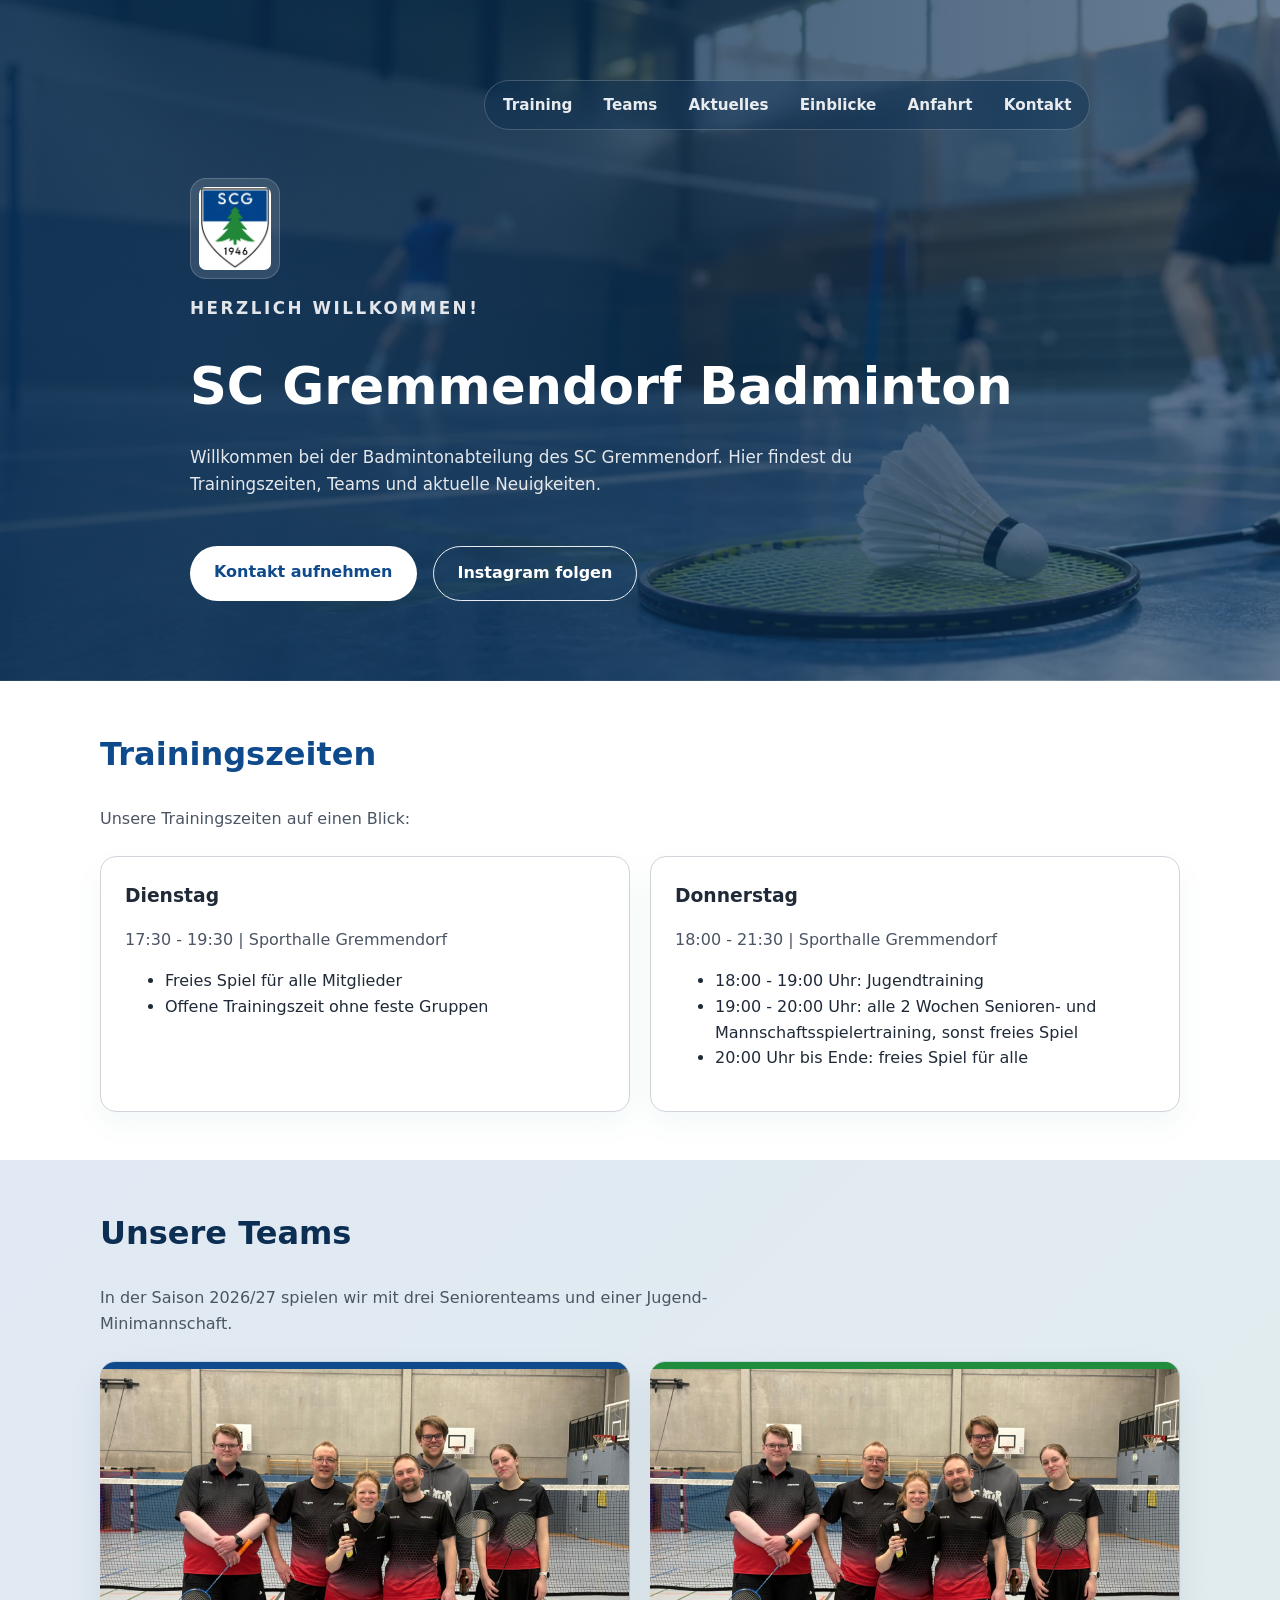
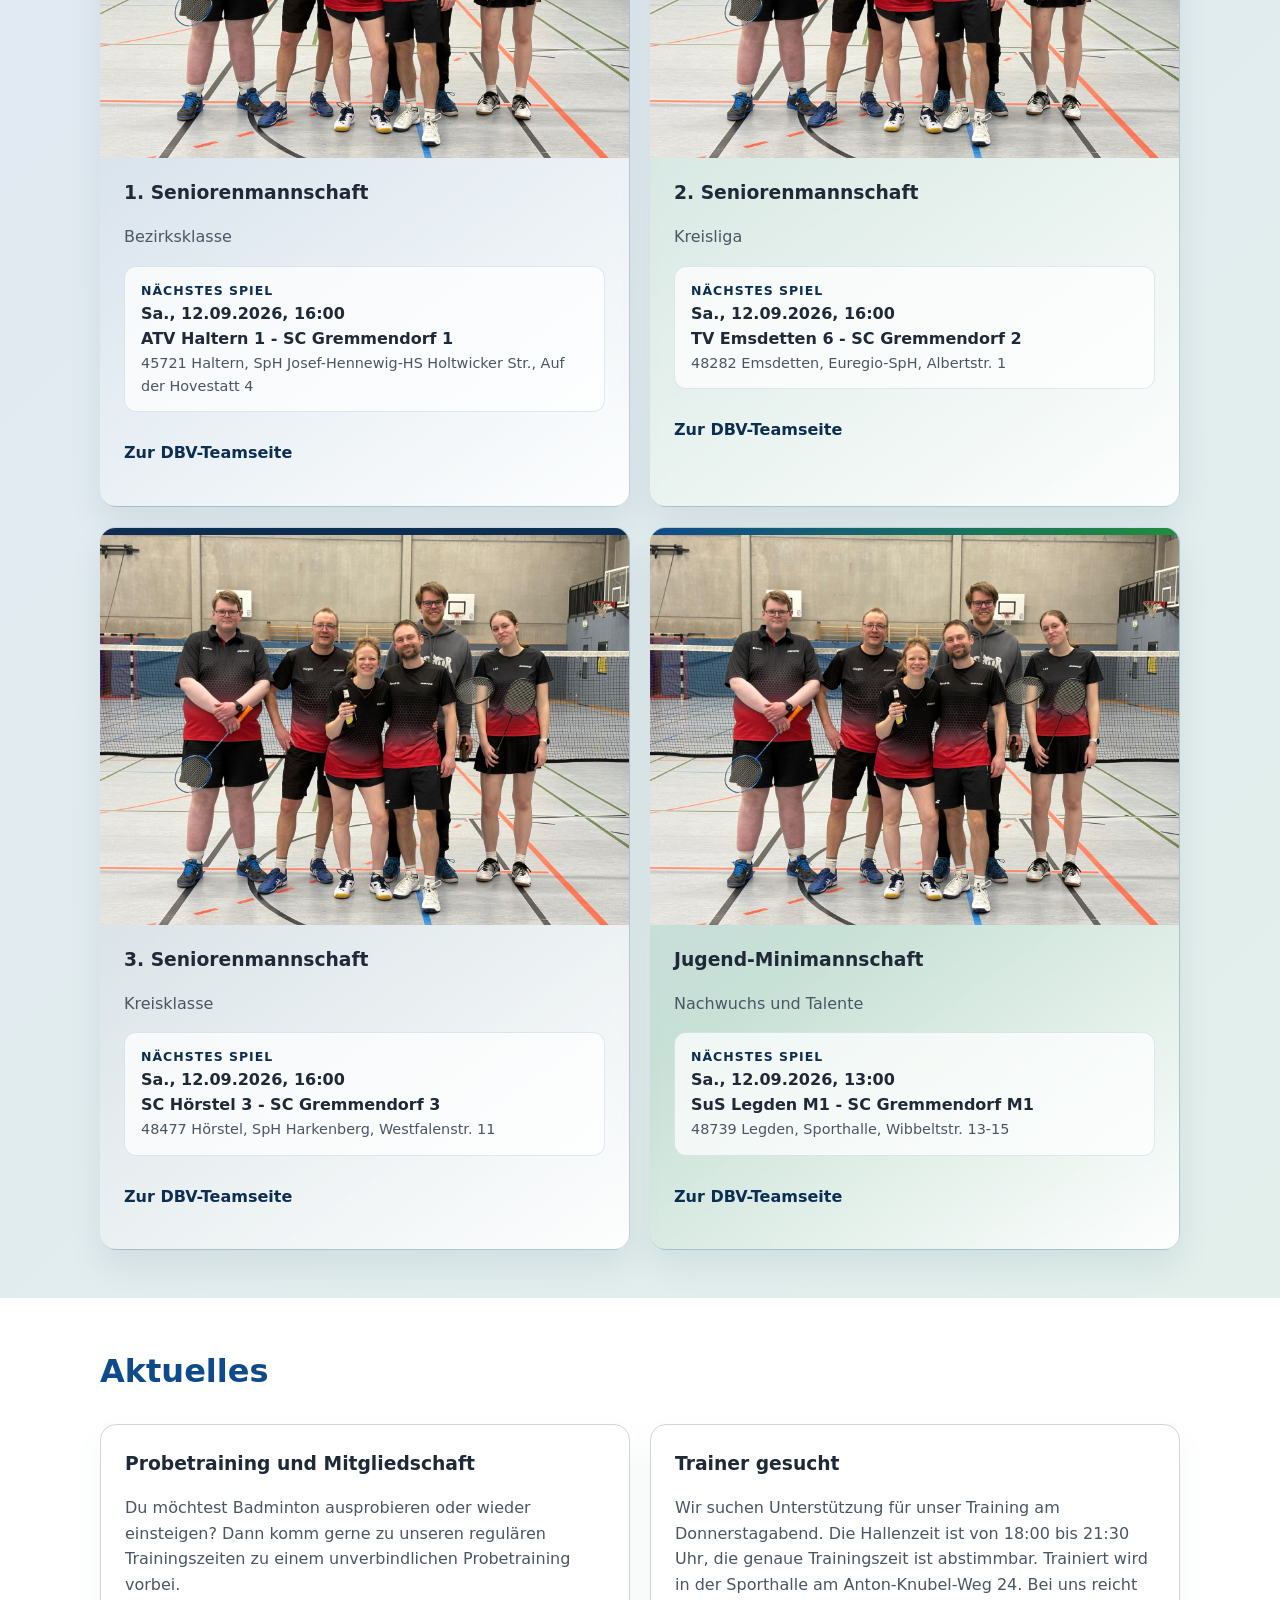
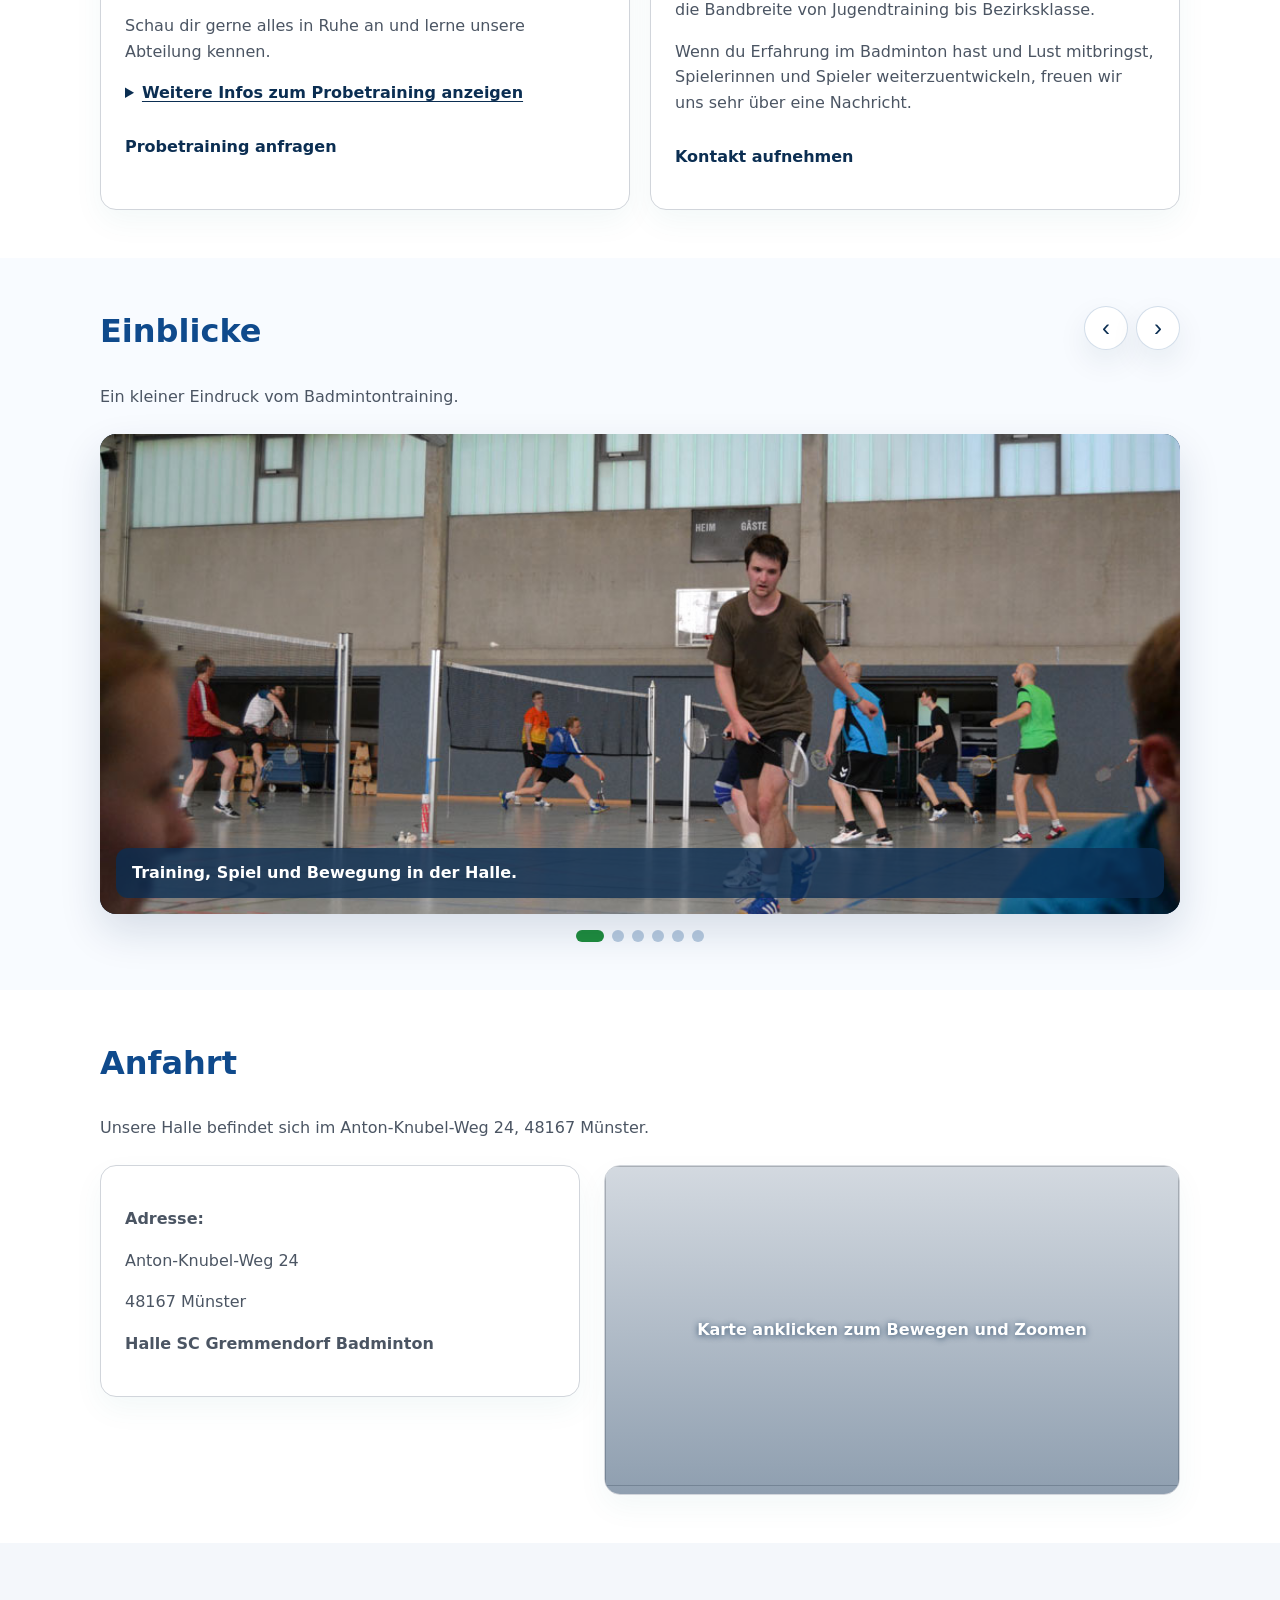
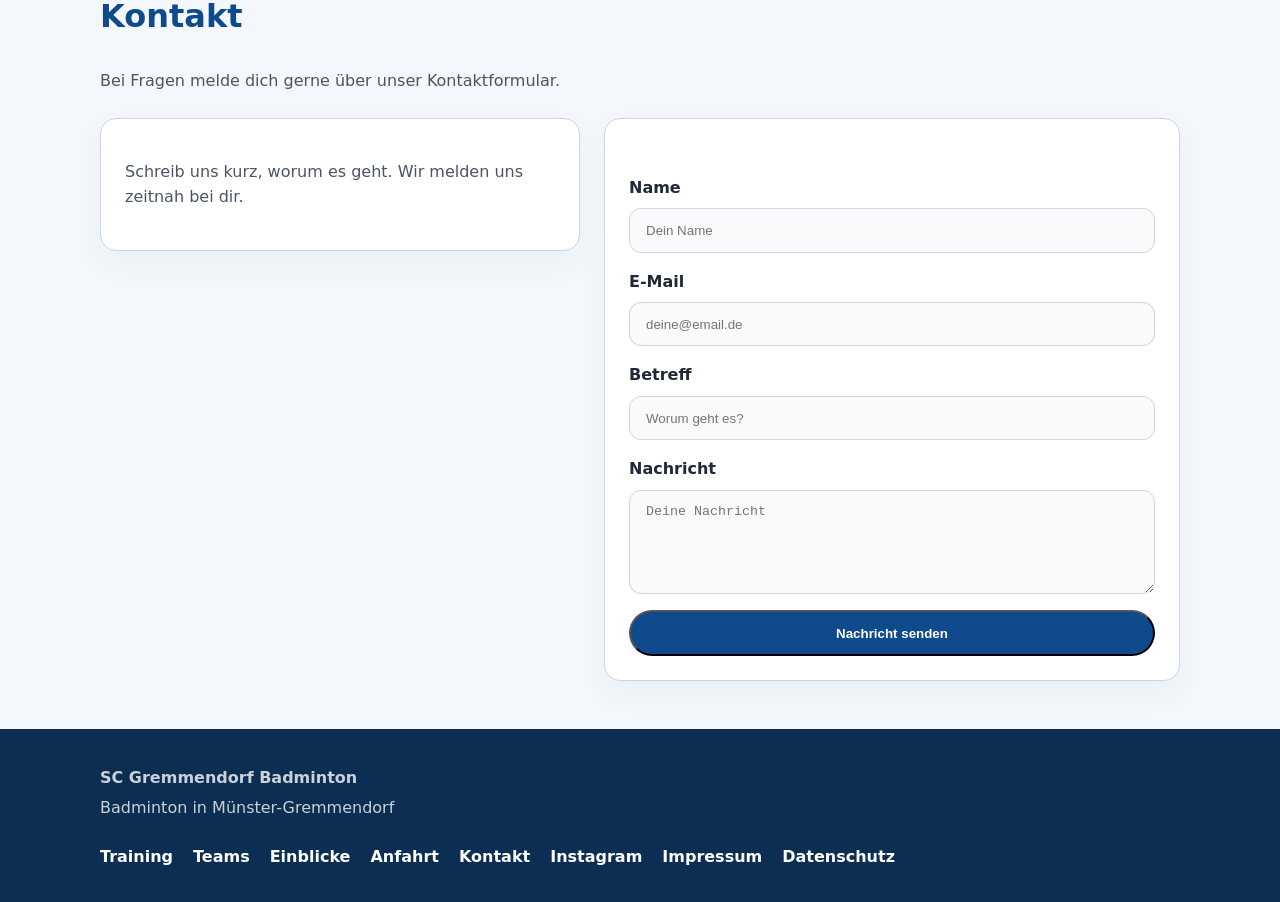
<file: index.html>
<!DOCTYPE html>
<html lang="de">
<head>
  <meta charset="UTF-8" />
  <meta name="viewport" content="width=device-width, initial-scale=1.0" />
  <title>SC Gremmendorf Badminton</title>
  <meta name="description" content="Badminton beim SC Gremmendorf in Münster: Trainingszeiten, Teams, nächste Spieltermine, Anfahrt und Kontakt zur Badmintonabteilung." />
  <meta name="theme-color" content="#0f4a8c" />
  <meta property="og:title" content="SC Gremmendorf Badminton" />
  <meta property="og:description" content="Trainingszeiten, Teams, Spieltermine und Kontakt der Badmintonabteilung des SC Gremmendorf." />
  <meta property="og:type" content="website" />
  <meta property="og:image" content="images/hero-badminton.png" />
  <link rel="icon" href="favicon.ico" sizes="any" />
  <link rel="icon" type="image/png" sizes="32x32" href="favicon-32x32.png" />
  <link rel="apple-touch-icon" href="apple-touch-icon.png" />
  <link rel="manifest" href="site.webmanifest" />
  <link rel="stylesheet" href="styles.css" />
</head>
<body>
  <header id="top" class="hero">
    <div class="hero__inner">
      <div class="site-nav">
        <button class="site-nav__toggle" type="button" aria-controls="siteNavigation" aria-expanded="false" aria-label="Navigation öffnen">
          <span></span>
          <span></span>
          <span></span>
        </button>
        <nav id="siteNavigation" class="site-nav__menu" aria-label="Hauptnavigation">
          <a href="#training">Training</a>
          <a href="#teams">Teams</a>
          <a href="#news">Aktuelles</a>
          <a href="#galerie" data-gallery-link hidden>Einblicke</a>
          <a href="#anfahrt">Anfahrt</a>
          <a href="#kontakt">Kontakt</a>
        </nav>
      </div>
      <div class="hero__brand">
        <img src="images/logo.png" alt="SC Gremmendorf Logo" class="hero__logo" />
        <div>
          <p class="hero__eyebrow">Herzlich willkommen!</p>
          <h1>SC Gremmendorf Badminton</h1>
          <p>Willkommen bei der Badmintonabteilung des SC Gremmendorf. Hier findest du Trainingszeiten, Teams und aktuelle Neuigkeiten.</p>
        </div>
      </div>
      <div class="hero__actions">
        <a href="#kontakt" class="button">Kontakt aufnehmen</a>
        <a href="https://instagram.com/scgremmendorfbadminton" target="_blank" rel="noopener noreferrer" class="button button--secondary">Instagram folgen</a>
      </div>
    </div>
  </header>

  <main>
    <section id="training" class="section section--light">
      <div class="container">
        <h2>Trainingszeiten</h2>
        <p>Unsere Trainingszeiten auf einen Blick:</p>
        <div class="cards">
          <article class="card">
            <h3>Dienstag</h3>
            <p>17:30 - 19:30 | Sporthalle Gremmendorf</p>
            <ul>
              <li>Freies Spiel für alle Mitglieder</li>
              <li>Offene Trainingszeit ohne feste Gruppen</li>
            </ul>
          </article>
          <article class="card">
            <h3>Donnerstag</h3>
            <p>18:00 - 21:30 | Sporthalle Gremmendorf</p>
            <ul>
              <li>18:00 - 19:00 Uhr: Jugendtraining</li>
              <li>19:00 - 20:00 Uhr: alle 2 Wochen Senioren- und Mannschaftsspielertraining, sonst freies Spiel</li>
              <li>20:00 Uhr bis Ende: freies Spiel für alle</li>
            </ul>
          </article>
        </div>
      </div>
    </section>

    <section id="teams" class="section section--teams">
      <div class="container">
        <h2>Unsere Teams</h2>
        <p>In der Saison 2026/27 spielen wir mit drei Seniorenteams und einer Jugend-Minimannschaft.</p>
        <div class="team-list">
          <article class="team-card team-card--bezirksklasse" data-team-id="710">
            <img class="team-card__photo" src="images/zweite_mannschaft.jpg" alt="Teamfoto der 1. Seniorenmannschaft" loading="lazy" />
            <div class="team-card__body">
              <h3>1. Seniorenmannschaft</h3>
              <p>Bezirksklasse</p>
              <div class="team-fixture" data-fixture-status="loading">
                <p class="team-fixture__label">Nächstes Spiel</p>
                <p class="team-fixture__text">Wird geladen...</p>
              </div>
              <p><a class="team-card__link" href="https://dbv.turnier.de/sport/team.aspx?id=D6F7A756-39F3-4CB4-8F27-0E30E0421F4A&team=710" target="_blank" rel="noopener">Zur DBV-Teamseite</a></p>
            </div>
          </article>
          <article class="team-card team-card--kreisliga" data-team-id="758">
            <img class="team-card__photo" src="images/zweite_mannschaft.jpg" alt="Teamfoto der 2. Seniorenmannschaft" loading="lazy" />
            <div class="team-card__body">
              <h3>2. Seniorenmannschaft</h3>
              <p>Kreisliga</p>
              <div class="team-fixture" data-fixture-status="loading">
                <p class="team-fixture__label">Nächstes Spiel</p>
                <p class="team-fixture__text">Wird geladen...</p>
              </div>
              <p><a class="team-card__link" href="https://dbv.turnier.de/sport/team.aspx?id=D6F7A756-39F3-4CB4-8F27-0E30E0421F4A&team=758" target="_blank" rel="noopener">Zur DBV-Teamseite</a></p>
            </div>
          </article>
          <article class="team-card team-card--kreisklasse" data-team-id="811">
            <img class="team-card__photo" src="images/zweite_mannschaft.jpg" alt="Teamfoto der 3. Seniorenmannschaft" loading="lazy" />
            <div class="team-card__body">
              <h3>3. Seniorenmannschaft</h3>
              <p>Kreisklasse</p>
              <div class="team-fixture" data-fixture-status="loading">
                <p class="team-fixture__label">Nächstes Spiel</p>
                <p class="team-fixture__text">Wird geladen...</p>
              </div>
              <p><a class="team-card__link" href="https://dbv.turnier.de/sport/team.aspx?id=D6F7A756-39F3-4CB4-8F27-0E30E0421F4A&team=811" target="_blank" rel="noopener">Zur DBV-Teamseite</a></p>
            </div>
          </article>
          <article class="team-card team-card--jugend" data-team-id="861">
            <img class="team-card__photo" src="images/zweite_mannschaft.jpg" alt="Teamfoto der Jugend-Minimannschaft" loading="lazy" />
            <div class="team-card__body">
              <h3>Jugend-Minimannschaft</h3>
              <p>Nachwuchs und Talente</p>
              <div class="team-fixture" data-fixture-status="loading">
                <p class="team-fixture__label">Nächstes Spiel</p>
                <p class="team-fixture__text">Wird geladen...</p>
              </div>
              <p><a class="team-card__link" href="https://dbv.turnier.de/sport/team.aspx?id=D6F7A756-39F3-4CB4-8F27-0E30E0421F4A&team=861" target="_blank" rel="noopener">Zur DBV-Teamseite</a></p>
            </div>
          </article>
        </div>
      </div>
    </section>

    <section id="news" class="section section--light">
      <div class="container">
        <h2>Aktuelles</h2>
        <div class="news-grid">
          <article class="news-item">
            <h3>Probetraining und Mitgliedschaft</h3>
            <p>Du möchtest Badminton ausprobieren oder wieder einsteigen? Dann komm gerne zu unseren regulären Trainingszeiten zu einem unverbindlichen Probetraining vorbei.</p>
            <p>Schau dir gerne alles in Ruhe an und lerne unsere Abteilung kennen.</p>
            <details class="news-details">
              <summary>Weitere Infos zum Probetraining anzeigen</summary>
              <p>Anfänger, Wiedereinsteiger und erfahrene Spieler sind bei uns herzlich willkommen. Bitte bring Hallenschuhe, Sportkleidung und einen eigenen Badmintonschläger mit, da wir keine Schläger verleihen können.</p>
              <p>Wenn du dich vorher kurz meldest, können wir besser mit dir planen. Spontan vorbeikommen ist aber natürlich ebenfalls möglich.</p>
            </details>
            <p><a class="team-card__link" href="#kontakt">Probetraining anfragen</a></p>
          </article>
          <article class="news-item">
            <h3>Trainer gesucht</h3>
            <p>Wir suchen Unterstützung für unser Training am Donnerstagabend. Die Hallenzeit ist von 18:00 bis 21:30 Uhr, die genaue Trainingszeit ist abstimmbar. Trainiert wird in der Sporthalle am Anton-Knubel-Weg 24. Bei uns reicht die Bandbreite von Jugendtraining bis Bezirksklasse.</p>
            <p>Wenn du Erfahrung im Badminton hast und Lust mitbringst, Spielerinnen und Spieler weiterzuentwickeln, freuen wir uns sehr über eine Nachricht.</p>
            <p><a class="team-card__link" href="#kontakt">Kontakt aufnehmen</a></p>
          </article>
        </div>
      </div>
    </section>

    <section id="galerie" class="section section--gallery" data-gallery-section hidden>
      <div class="container">
        <div class="section-heading">
          <div>
            <h2>Einblicke</h2>
            <p>Ein kleiner Eindruck vom Badmintontraining.</p>
          </div>
          <div class="gallery-controls" aria-label="Galerie steuern">
            <button class="gallery-button" type="button" data-gallery-prev aria-label="Vorheriges Bild">&lsaquo;</button>
            <button class="gallery-button" type="button" data-gallery-next aria-label="Nächstes Bild">&rsaquo;</button>
          </div>
        </div>
        <div class="gallery-slider" data-gallery-slider tabindex="0" aria-label="Bildergalerie mit Pfeiltasten steuerbar"></div>
        <div class="gallery-dots" data-gallery-dots aria-label="Galeriebilder auswählen"></div>
      </div>
    </section>

    <section id="anfahrt" class="section section--light">
      <div class="container">
        <h2>Anfahrt</h2>
        <p>Unsere Halle befindet sich im Anton-Knubel-Weg 24, 48167 Münster.</p>
        <div class="anfahrt-grid">
          <div class="anfahrt-info card">
            <p><strong>Adresse:</strong></p>
            <p>Anton-Knubel-Weg 24</p>
            <p>48167 Münster</p>
            <p><strong>Halle SC Gremmendorf Badminton</strong></p>
          </div>
          <div class="map-frame">
            <iframe title="SC Gremmendorf Badminton Anfahrt" src="https://www.openstreetmap.org/export/embed.html?bbox=7.6687578%2C51.9303062%2C7.6695254%2C51.9308402&amp;layer=mapnik&amp;marker=51.930576%2C7.6691753" style="border:1px solid #ccc;" loading="lazy"></iframe>
            <button class="map-frame__overlay" type="button" aria-label="Karte aktivieren">
              <span>Karte anklicken zum Bewegen und Zoomen</span>
            </button>
          </div>
        </div>
      </div>
    </section>

    <section id="kontakt" class="section">
      <div class="container">
        <h2>Kontakt</h2>
        <p>Bei Fragen melde dich gerne über unser Kontaktformular.</p>
        <div class="contact-grid">
          <div class="contact-box">
            <p>Schreib uns kurz, worum es geht. Wir melden uns zeitnah bei dir.</p>
          </div>
          <form id="contactForm" class="contact-form" action="contact.php" method="POST">
            <div id="formStatus" class="form-status" aria-live="polite"></div>
            <input id="formStartedAt" name="form_started_at" type="hidden" value="" />
            <input id="formToken" name="form_token" type="hidden" value="" />
            <div class="form-group form-group--hidden" aria-hidden="true">
              <label for="website">Website</label>
              <input id="website" name="website" type="text" class="form-control" tabindex="-1" autocomplete="off" />
            </div>
            <div class="form-group">
              <label for="name">Name</label>
              <input id="name" name="name" type="text" class="form-control" placeholder="Dein Name" required />
            </div>
            <div class="form-group">
              <label for="email">E-Mail</label>
              <input id="email" name="email" type="email" class="form-control" placeholder="deine@email.de" required />
            </div>
            <div class="form-group">
              <label for="subject">Betreff</label>
              <input id="subject" name="subject" type="text" class="form-control" placeholder="Worum geht es?" required />
            </div>
            <div class="form-group">
              <label for="message">Nachricht</label>
              <textarea id="message" name="message" class="form-control" rows="5" placeholder="Deine Nachricht" required></textarea>
            </div>
            <button type="submit" class="button button--primary">Nachricht senden</button>
          </form>
        </div>
      </div>
    </section>

  </main>

  <footer class="footer">
    <div class="container footer__inner">
      <div>
        <p class="footer__brand">SC Gremmendorf Badminton</p>
        <p>Badminton in Münster-Gremmendorf</p>
      </div>
      <nav class="footer__nav" aria-label="Footer Navigation">
        <a href="#training">Training</a>
        <a href="#teams">Teams</a>
        <a href="#galerie" data-gallery-link hidden>Einblicke</a>
        <a href="#anfahrt">Anfahrt</a>
        <a href="#kontakt">Kontakt</a>
        <a href="https://instagram.com/scgremmendorfbadminton" target="_blank" rel="noopener noreferrer">Instagram</a>
        <a href="impressum.html">Impressum</a>
        <a href="datenschutz.html">Datenschutz</a>
      </nav>
    </div>
  </footer>

  <script src="script.js?v=20260607-gallery-visibility"></script>
</body>
</html>
</file>
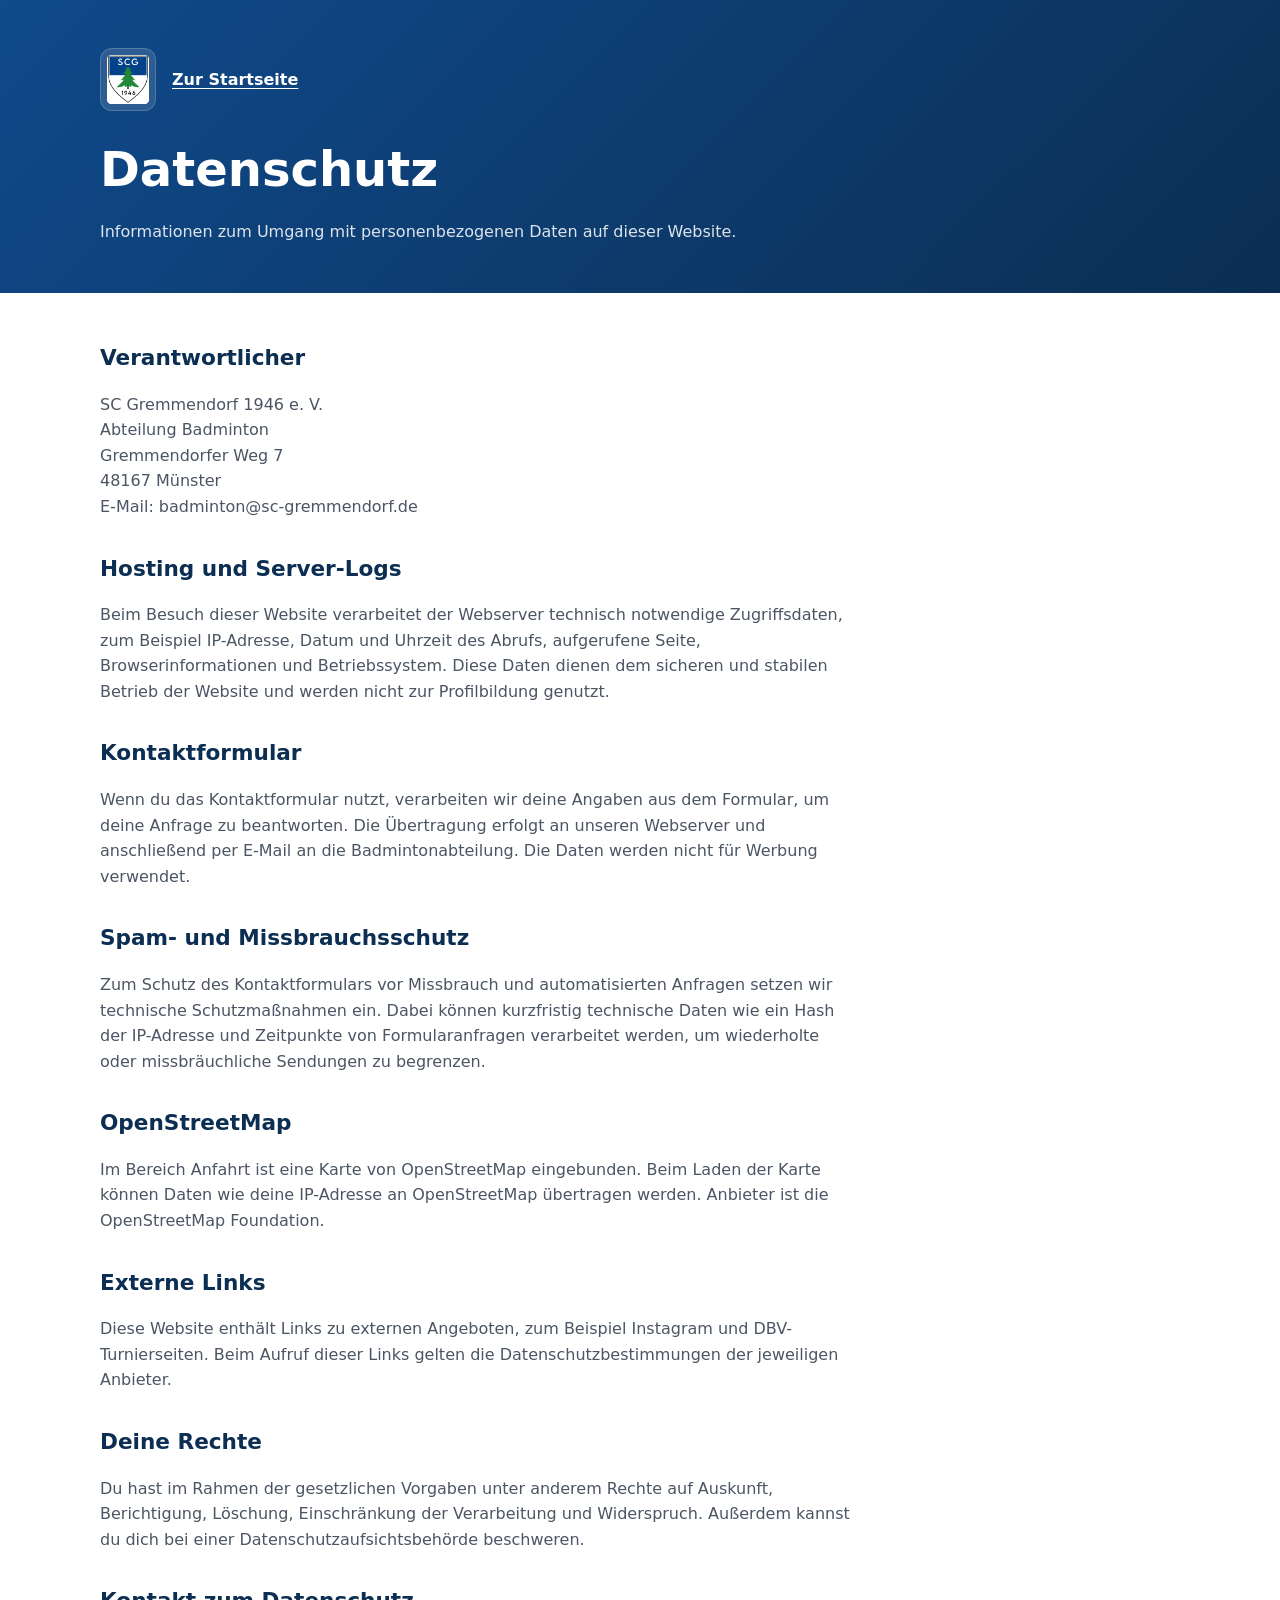
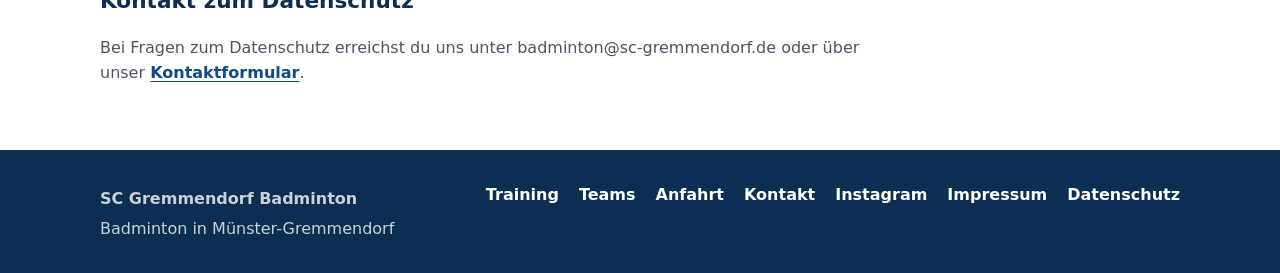
<file: datenschutz.html>
<!DOCTYPE html>
<html lang="de">
<head>
  <meta charset="UTF-8" />
  <meta name="viewport" content="width=device-width, initial-scale=1.0" />
  <title>Datenschutz | SC Gremmendorf Badminton</title>
  <meta name="description" content="Datenschutzerklärung der Badmintonabteilung des SC Gremmendorf." />
  <meta name="robots" content="noindex, follow" />
  <meta name="theme-color" content="#0f4a8c" />
  <link rel="icon" href="favicon.ico" sizes="any" />
  <link rel="icon" type="image/png" sizes="32x32" href="favicon-32x32.png" />
  <link rel="apple-touch-icon" href="apple-touch-icon.png" />
  <link rel="manifest" href="site.webmanifest" />
  <link rel="stylesheet" href="styles.css" />
</head>
<body>
  <header class="subpage-header">
    <div class="container">
      <div class="subpage-header__top">
        <img src="images/logo.png" alt="SC Gremmendorf Logo" class="subpage-header__logo" />
        <a class="subpage-header__back" href="index.html">Zur Startseite</a>
      </div>
      <h1>Datenschutz</h1>
      <p>Informationen zum Umgang mit personenbezogenen Daten auf dieser Website.</p>
    </div>
  </header>

  <main>
    <section class="section section--light">
      <div class="container">
        <div class="legal-content">
          <h2>Verantwortlicher</h2>
          <p>
            SC Gremmendorf 1946 e. V.<br />
            Abteilung Badminton<br />
            Gremmendorfer Weg 7<br />
            48167 Münster<br />
            E-Mail: badminton@sc-gremmendorf.de
          </p>

          <h2>Hosting und Server-Logs</h2>
          <p>
            Beim Besuch dieser Website verarbeitet der Webserver technisch notwendige Zugriffsdaten, zum Beispiel IP-Adresse, Datum und Uhrzeit des Abrufs, aufgerufene Seite, Browserinformationen und Betriebssystem. Diese Daten dienen dem sicheren und stabilen Betrieb der Website und werden nicht zur Profilbildung genutzt.
          </p>

          <h2>Kontaktformular</h2>
          <p>
            Wenn du das Kontaktformular nutzt, verarbeiten wir deine Angaben aus dem Formular, um deine Anfrage zu beantworten. Die Übertragung erfolgt an unseren Webserver und anschließend per E-Mail an die Badmintonabteilung. Die Daten werden nicht für Werbung verwendet.
          </p>

          <h2>Spam- und Missbrauchsschutz</h2>
          <p>
            Zum Schutz des Kontaktformulars vor Missbrauch und automatisierten Anfragen setzen wir technische Schutzmaßnahmen ein. Dabei können kurzfristig technische Daten wie ein Hash der IP-Adresse und Zeitpunkte von Formularanfragen verarbeitet werden, um wiederholte oder missbräuchliche Sendungen zu begrenzen.
          </p>

          <h2>OpenStreetMap</h2>
          <p>
            Im Bereich Anfahrt ist eine Karte von OpenStreetMap eingebunden. Beim Laden der Karte können Daten wie deine IP-Adresse an OpenStreetMap übertragen werden. Anbieter ist die OpenStreetMap Foundation.
          </p>

          <h2>Externe Links</h2>
          <p>
            Diese Website enthält Links zu externen Angeboten, zum Beispiel Instagram und DBV-Turnierseiten. Beim Aufruf dieser Links gelten die Datenschutzbestimmungen der jeweiligen Anbieter.
          </p>

          <h2>Deine Rechte</h2>
          <p>
            Du hast im Rahmen der gesetzlichen Vorgaben unter anderem Rechte auf Auskunft, Berichtigung, Löschung, Einschränkung der Verarbeitung und Widerspruch. Außerdem kannst du dich bei einer Datenschutzaufsichtsbehörde beschweren.
          </p>

          <h2>Kontakt zum Datenschutz</h2>
          <p>
            Bei Fragen zum Datenschutz erreichst du uns unter badminton@sc-gremmendorf.de oder über unser <a href="index.html#kontakt">Kontaktformular</a>.
          </p>
        </div>
      </div>
    </section>
  </main>

  <footer class="footer">
    <div class="container footer__inner">
      <div>
        <p class="footer__brand">SC Gremmendorf Badminton</p>
        <p>Badminton in Münster-Gremmendorf</p>
      </div>
      <nav class="footer__nav" aria-label="Footer Navigation">
        <a href="index.html#training">Training</a>
        <a href="index.html#teams">Teams</a>
        <a href="index.html#anfahrt">Anfahrt</a>
        <a href="index.html#kontakt">Kontakt</a>
        <a href="https://instagram.com/scgremmendorfbadminton" target="_blank" rel="noopener noreferrer">Instagram</a>
        <a href="impressum.html">Impressum</a>
        <a href="datenschutz.html">Datenschutz</a>
      </nav>
    </div>
  </footer>
</body>
</html>
</file>
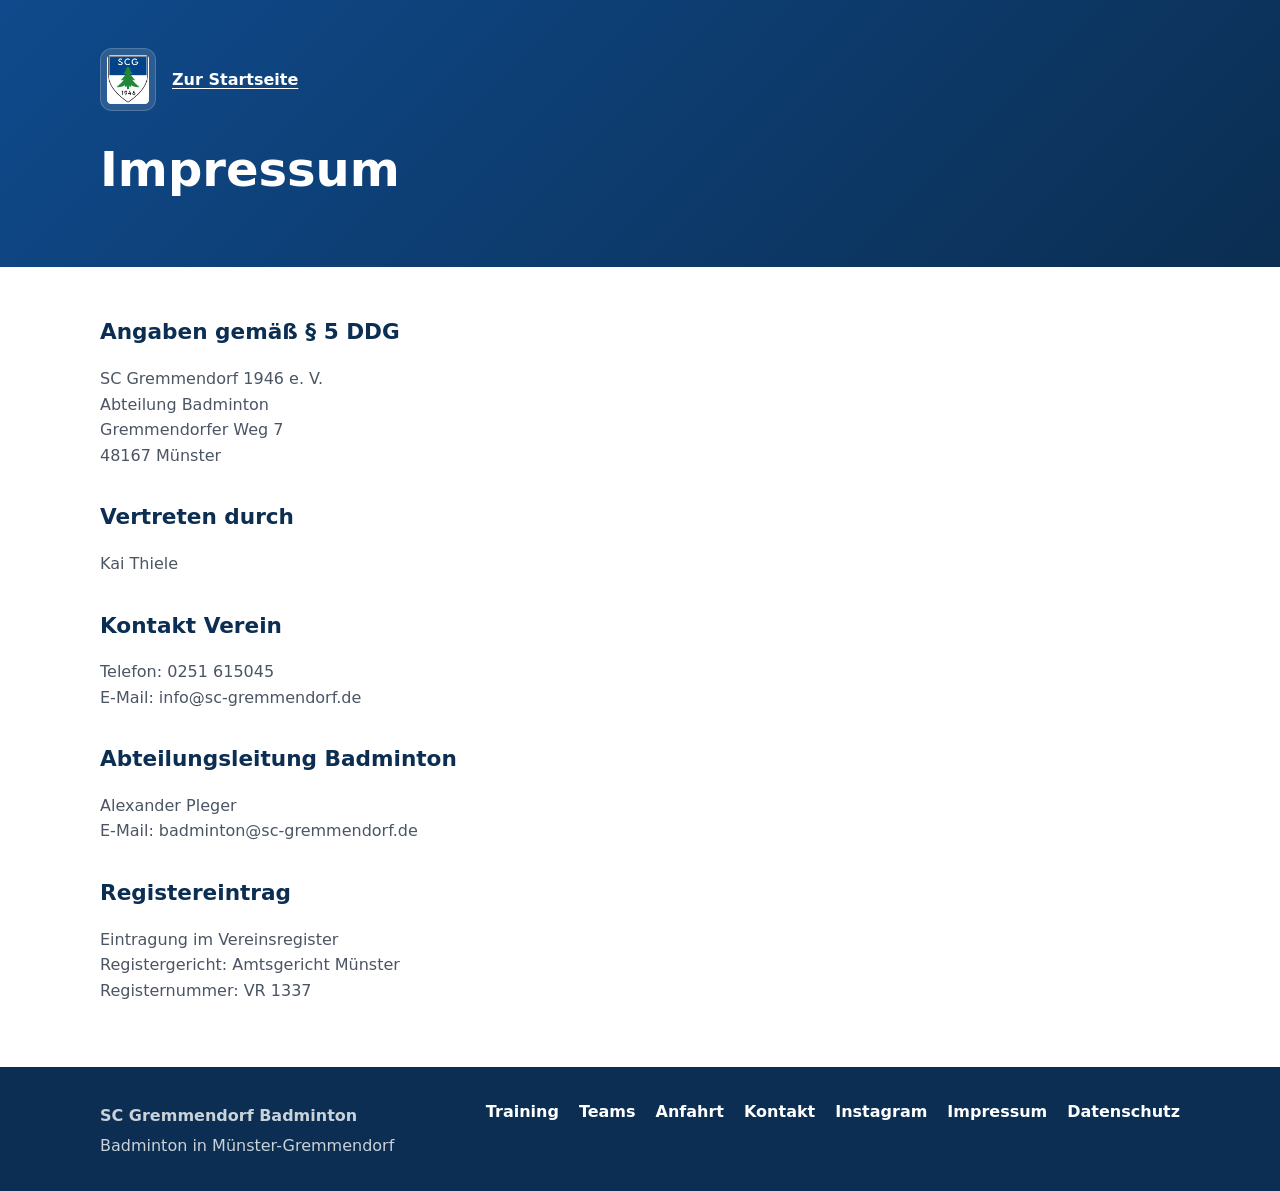
<file: impressum.html>
<!DOCTYPE html>
<html lang="de">
<head>
  <meta charset="UTF-8" />
  <meta name="viewport" content="width=device-width, initial-scale=1.0" />
  <title>Impressum | SC Gremmendorf Badminton</title>
  <meta name="description" content="Impressum der Badmintonabteilung des SC Gremmendorf." />
  <meta name="robots" content="noindex, follow" />
  <meta name="theme-color" content="#0f4a8c" />
  <link rel="icon" href="favicon.ico" sizes="any" />
  <link rel="icon" type="image/png" sizes="32x32" href="favicon-32x32.png" />
  <link rel="apple-touch-icon" href="apple-touch-icon.png" />
  <link rel="manifest" href="site.webmanifest" />
  <link rel="stylesheet" href="styles.css" />
</head>
<body>
  <header class="subpage-header">
    <div class="container">
      <div class="subpage-header__top">
        <img src="images/logo.png" alt="SC Gremmendorf Logo" class="subpage-header__logo" />
        <a class="subpage-header__back" href="index.html">Zur Startseite</a>
      </div>
      <h1>Impressum</h1>
      <!--<p>Angaben zum Anbieter dieser Website.</p>-->
    </div>
  </header>

  <main>
    <section class="section section--light">
      <div class="container">
        <div class="legal-content">
          <h2>Angaben gemäß § 5 DDG</h2>
          <p>
            SC Gremmendorf 1946 e. V.<br />
            Abteilung Badminton<br />
            Gremmendorfer Weg 7<br />
            48167 Münster
          </p>

          <h2>Vertreten durch</h2>
          <p>
            Kai Thiele
          </p>

          <h2>Kontakt Verein</h2>
          <p>
            Telefon: 0251 615045<br />
            E-Mail: info@sc-gremmendorf.de
          </p>

          <h2>Abteilungsleitung Badminton</h2>
          <p>
            Alexander Pleger<br />
            E-Mail: badminton@sc-gremmendorf.de
          </p>

          <h2>Registereintrag</h2>
          <p>
            Eintragung im Vereinsregister<br />
            Registergericht: Amtsgericht Münster<br />
            Registernummer: VR 1337
          </p>
        </div>
      </div>
    </section>
  </main>

  <footer class="footer">
    <div class="container footer__inner">
      <div>
        <p class="footer__brand">SC Gremmendorf Badminton</p>
        <p>Badminton in Münster-Gremmendorf</p>
      </div>
      <nav class="footer__nav" aria-label="Footer Navigation">
        <a href="index.html#training">Training</a>
        <a href="index.html#teams">Teams</a>
        <a href="index.html#anfahrt">Anfahrt</a>
        <a href="index.html#kontakt">Kontakt</a>
        <a href="https://instagram.com/scgremmendorfbadminton" target="_blank" rel="noopener noreferrer">Instagram</a>
        <a href="impressum.html">Impressum</a>
        <a href="datenschutz.html">Datenschutz</a>
      </nav>
    </div>
  </footer>
</body>
</html>
</file>
<file: styles.css>
:root {
  --bg: #f4f7fb;
  --surface: #ffffff;
  --text: #1f2937;
  --muted: #4b5563;
  --accent: #0f4a8c;
  --accent-strong: #0f4a8c;
  --border: #d1d5db;
  --club-blue: #0f4a8c;
  --club-green: #1f8d3d;
  --club-dark: #0b2e52;
  --club-sand: #fff8ed;
}

* {
  box-sizing: border-box;
}

body {
  margin: 0;
  font-family: Inter, system-ui, sans-serif;
  background: var(--bg);
  color: var(--text);
  line-height: 1.6;
}

a {
  color: inherit;
  text-decoration: none;
}

[hidden] {
  display: none !important;
}

.hero {
  position: relative;
  overflow: hidden;
  background:
    linear-gradient(90deg, rgba(11, 46, 82, 0.88), rgba(11, 46, 82, 0.62)),
    url("images/hero-badminton.png") center / cover;
  color: white;
  padding: 5rem 1rem;
}

@supports (background-image: image-set(url("images/hero-badminton.webp") type("image/webp"))) {
  .hero {
    background-image:
      linear-gradient(90deg, rgba(11, 46, 82, 0.88), rgba(11, 46, 82, 0.62)),
      image-set(
        url("images/hero-badminton.webp") type("image/webp"),
        url("images/hero-badminton.png") type("image/png")
      );
    background-position: center;
    background-size: cover;
  }
}

.hero__inner {
  max-width: 900px;
  margin: 0 auto;
}

.site-nav {
  position: relative;
  display: flex;
  align-items: center;
  justify-content: flex-end;
  gap: 1rem;
  margin-bottom: 3rem;
}

.site-nav__menu {
  display: flex;
  align-items: center;
  gap: 0.25rem;
  padding: 0.25rem;
  border: 1px solid rgba(255, 255, 255, 0.20);
  border-radius: 999px;
  background: rgba(11, 46, 82, 0.42);
  backdrop-filter: blur(12px);
}

.site-nav__menu a {
  display: inline-flex;
  align-items: center;
  min-height: 2.5rem;
  padding: 0.45rem 0.85rem;
  border-radius: 999px;
  color: rgba(255, 255, 255, 0.90);
  font-size: 0.95rem;
  font-weight: 700;
}

.site-nav__menu a:hover,
.site-nav__menu a:focus-visible {
  background: rgba(255, 255, 255, 0.14);
  color: white;
}

.site-nav__toggle {
  display: none;
  width: 2.75rem;
  height: 2.75rem;
  border: 1px solid rgba(255, 255, 255, 0.45);
  border-radius: 999px;
  background: rgba(11, 46, 82, 0.42);
  color: white;
  cursor: pointer;
}

.site-nav__toggle span {
  display: block;
  width: 1.1rem;
  height: 2px;
  margin: 0.25rem auto;
  border-radius: 999px;
  background: currentColor;
}

.hero__brand {
  display: flex;
  align-items: center;
  gap: 1rem;
  justify-content: flex-start;
  flex-wrap: wrap;
}

.hero__logo {
  width: 90px;
  height: auto;
  border-radius: 1rem;
  background: rgba(255,255,255,0.12);
  padding: 0.5rem;
  border: 1px solid rgba(255,255,255,0.18);
}

.hero__eyebrow {
  margin: 0 0 0.75rem;
  font-weight: 700;
  text-transform: uppercase;
  letter-spacing: 0.15em;
  color: rgba(255,255,255,0.85);
}

.hero h1 {
  margin: 0 0 1rem;
  font-size: clamp(2.5rem, 4vw, 4rem);
}

.hero p {
  max-width: 720px;
  margin: 0 0 1.5rem;
  font-size: 1.05rem;
  color: rgba(255, 255, 255, 0.88);
}

.hero__actions {
  display: flex;
  justify-content: flex-start;
  gap: 1rem;
  flex-wrap: wrap;
  margin-top: 1.5rem;
}

.button {
  display: inline-block;
  background: white;
  color: var(--accent-strong);
  padding: 0.85rem 1.5rem;
  border-radius: 999px;
  font-weight: 700;
  transition: box-shadow 0.2s ease, background 0.2s ease, color 0.2s ease;
}

.button:hover {
  box-shadow: 0 12px 30px rgba(15, 118, 110, 0.2);
}

.hero__actions .button:not(.button--secondary):hover {
  background: rgba(255, 255, 255, 0.86);
  color: var(--club-dark);
  box-shadow: 0 12px 30px rgba(11, 46, 82, 0.18);
}

.button:focus-visible,
.team-card__link:focus-visible {
  outline: 3px solid rgba(15, 74, 140, 0.35);
  outline-offset: 3px;
}

.button--secondary {
  background: transparent;
  color: white;
  border: 1px solid rgba(255, 255, 255, 0.9);
}

.button--secondary:hover {
  box-shadow: none;
  background: rgba(255, 255, 255, 0.12);
}

.button--secondary:focus-visible {
  outline-color: rgba(255, 255, 255, 0.75);
}

.section {
  padding: 3rem 1rem;
}

.section--light {
  background: #ffffff;
}

.section--gallery {
  background: #f8fbff;
}

.section--teams {
  background:
    linear-gradient(135deg, rgba(15, 74, 140, 0.10), rgba(31, 141, 61, 0.10)),
    #f8fbff;
}

.section--teams h2 {
  color: var(--club-dark);
}

.section--teams > .container > p {
  max-width: 680px;
}

.container {
  max-width: 1080px;
  margin: 0 auto;
}

.section-heading {
  display: flex;
  justify-content: space-between;
  gap: 1.5rem;
  align-items: flex-start;
}

.section-heading p {
  max-width: 680px;
  margin-bottom: 0;
}

h2 {
  margin-top: 0;
  font-size: 2rem;
  color: var(--accent-strong);
}

p {
  color: var(--muted);
}

.cards,
.news-grid,
.team-list {
  display: grid;
  gap: 1.25rem;
  margin-top: 1.5rem;
}

.card,
.team-card,
.news-item,
.contact-box {
  background: var(--surface);
  border: 1px solid var(--border);
  border-radius: 1rem;
  padding: 1.5rem;
  box-shadow: 0 12px 30px rgba(15, 118, 110, 0.05);
}

.card h3,
.team-card h3,
.news-item h3 {
  margin-top: 0;
  margin-bottom: 0.75rem;
  color: var(--text);
}

.news-details {
  margin-top: 1rem;
}

.news-details summary {
  cursor: pointer;
  color: var(--club-dark);
  font-weight: 700;
  text-decoration: underline;
  text-underline-offset: 0.2em;
}

.news-details summary:focus-visible {
  outline: 3px solid rgba(15, 74, 140, 0.35);
  outline-offset: 3px;
}

.news-details p:last-child {
  margin-bottom: 0;
}

.gallery-controls {
  display: flex;
  gap: 0.5rem;
  flex: 0 0 auto;
}

.gallery-button {
  width: 2.75rem;
  height: 2.75rem;
  border: 1px solid rgba(15, 74, 140, 0.18);
  border-radius: 999px;
  background: var(--surface);
  color: var(--club-dark);
  font-size: 1.5rem;
  line-height: 1;
  cursor: pointer;
  box-shadow: 0 12px 30px rgba(11, 46, 82, 0.08);
}

.gallery-button:hover,
.gallery-button:focus-visible {
  background: var(--club-dark);
  color: white;
}

.gallery-slider {
  position: relative;
  min-height: clamp(260px, 45vw, 480px);
  margin-top: 1.5rem;
  overflow: hidden;
  border-radius: 1rem;
  background: var(--club-dark);
  box-shadow: 0 18px 42px rgba(11, 46, 82, 0.14);
}

.gallery-slide {
  position: absolute;
  inset: 0;
  margin: 0;
  opacity: 0;
  visibility: hidden;
  transition: opacity 0.35s ease, visibility 0.35s ease;
}

.gallery-slide.is-active {
  opacity: 1;
  visibility: visible;
}

.gallery-slide img {
  width: 100%;
  height: 100%;
  display: block;
  object-fit: cover;
}

.gallery-slide figcaption {
  position: absolute;
  right: 1rem;
  bottom: 1rem;
  left: 1rem;
  padding: 0.75rem 1rem;
  border-radius: 0.75rem;
  background: rgba(11, 46, 82, 0.78);
  color: white;
  font-weight: 700;
}

.gallery-dots {
  display: flex;
  justify-content: center;
  gap: 0.5rem;
  margin-top: 1rem;
}

.gallery-dots button {
  width: 0.75rem;
  height: 0.75rem;
  padding: 0;
  border: 0;
  border-radius: 999px;
  background: rgba(15, 74, 140, 0.28);
  cursor: pointer;
}

.gallery-dots button.is-active {
  width: 1.75rem;
  background: var(--club-green);
}

.team-list {
  grid-template-columns: repeat(2, minmax(0, 1fr));
}

.team-card {
  position: relative;
  overflow: hidden;
  border-color: rgba(15, 74, 140, 0.18);
  border-left-width: 0;
  padding: 0;
  box-shadow: 0 16px 34px rgba(11, 46, 82, 0.08);
}

.team-card::before {
  content: "";
  position: absolute;
  inset: 0 0 auto;
  height: 0.45rem;
  background: linear-gradient(90deg, var(--club-blue), var(--club-green));
  pointer-events: none;
}

.team-card__photo {
  display: block;
  width: 100%;
  aspect-ratio: 4 / 3;
  object-fit: cover;
  background:
    linear-gradient(135deg, rgba(15, 74, 140, 0.10), rgba(31, 141, 61, 0.10)),
    #edf3f8;
}

.team-card__photo:not([src]),
.team-card__photo[src=""] {
  display: none;
}

.team-card__body {
  padding: 1.25rem 1.5rem 1.5rem;
}

.team-card h3 {
  position: relative;
  z-index: 1;
}

.team-card p {
  position: relative;
  z-index: 1;
}

.team-card__link {
  display: inline-block;
  margin-top: 0.75rem;
  color: var(--club-dark);
  font-weight: 600;
  text-decoration: none;
  transition: color 0.2s ease;
}

.team-card__link:hover,
.team-card__link:focus {
  color: var(--club-dark);
  text-decoration: underline;
}

.team-fixture {
  position: relative;
  z-index: 1;
  margin-top: 1rem;
  padding: 0.85rem 1rem;
  border: 1px solid rgba(15, 74, 140, 0.12);
  border-radius: 0.75rem;
  background: rgba(255, 255, 255, 0.72);
}

.team-fixture p {
  margin: 0;
}

.team-fixture__label {
  color: var(--club-dark);
  font-size: 0.78rem;
  font-weight: 800;
  letter-spacing: 0.08em;
  text-transform: uppercase;
}

.team-fixture__date {
  margin-top: 0.25rem;
  color: var(--text);
  font-weight: 800;
}

.team-fixture__text {
  margin-top: 0.25rem;
  color: var(--text);
  font-weight: 600;
}

.team-fixture__location {
  margin-top: 0.35rem;
  color: var(--muted);
  font-size: 0.9rem;
}

.team-fixture[data-fixture-status="loading"] .team-fixture__text,
.team-fixture[data-fixture-status="empty"] .team-fixture__text,
.team-fixture[data-fixture-status="error"] .team-fixture__text {
  color: var(--muted);
  font-weight: 500;
}

.team-card--bezirksklasse {
  background: linear-gradient(145deg, rgba(15, 74, 140, 0.13), rgba(255, 255, 255, 0.92));
}

.team-card--bezirksklasse::before {
  background: var(--club-blue);
}

.team-card--kreisliga {
  background: linear-gradient(145deg, rgba(31, 141, 61, 0.15), rgba(255, 255, 255, 0.92));
}

.team-card--kreisliga::before {
  background: var(--club-green);
}

.team-card--kreisklasse {
  background: linear-gradient(145deg, rgba(11, 46, 82, 0.12), rgba(255, 255, 255, 0.92));
}

.team-card--kreisklasse::before {
  background: var(--club-dark);
}

.team-card--jugend {
  background: linear-gradient(145deg, rgba(15, 74, 140, 0.12), rgba(31, 141, 61, 0.13), rgba(255, 255, 255, 0.92));
}

.team-card--jugend::before {
  background: linear-gradient(90deg, var(--club-blue), var(--club-green));
}

.cards,
.news-grid {
  grid-template-columns: repeat(auto-fit, minmax(250px, 1fr));
}

.anfahrt-grid,
.contact-grid {
  display: grid;
  gap: 1.5rem;
  grid-template-columns: minmax(250px, 1fr) minmax(320px, 1.2fr);
  align-items: start;
  margin-top: 1.5rem;
}

.map-frame {
  position: relative;
  min-height: 320px;
  border: 1px solid var(--border);
  border-radius: 1rem;
  overflow: hidden;
  box-shadow: 0 12px 30px rgba(15, 118, 110, 0.05);
}

.map-frame iframe {
  width: 100%;
  height: 100%;
  min-height: 320px;
  border: 0;
  pointer-events: none;
}

.map-frame.is-active iframe {
  pointer-events: auto;
}

.map-frame__overlay {
  position: absolute;
  inset: 0;
  display: grid;
  place-items: center;
  width: 100%;
  border: 0;
  background: rgba(11, 46, 82, 0.18);
  color: white;
  cursor: pointer;
  font: inherit;
  font-weight: 700;
  text-align: center;
  transition: background 0.2s ease, opacity 0.2s ease;
}

.map-frame__overlay::before {
  content: "";
  position: absolute;
  inset: 0;
  background: linear-gradient(180deg, transparent, rgba(11, 46, 82, 0.34));
}

.map-frame__overlay span {
  position: relative;
  z-index: 1;
  text-shadow: 0 1px 6px rgba(11, 46, 82, 0.75);
}

.map-frame__overlay:hover,
.map-frame__overlay:focus-visible {
  background: rgba(11, 46, 82, 0.28);
}

.map-frame__overlay:focus-visible {
  outline: 3px solid rgba(15, 74, 140, 0.45);
  outline-offset: -6px;
}

.map-frame.is-active .map-frame__overlay {
  opacity: 0;
  pointer-events: none;
}

.contact-box {
  background: var(--surface);
  border: 1px solid var(--border);
  border-radius: 1rem;
  padding: 1.5rem;
  box-shadow: 0 12px 30px rgba(15, 118, 110, 0.05);
}

.contact-note {
  margin-top: 1rem;
  color: var(--muted);
  font-size: 0.95rem;
}

.form-status {
  padding: 1rem 1rem 0;
  color: var(--text);
  font-weight: 600;
}

.form-status.success {
  color: #0f766e;
}

.form-status.error {
  color: #b91c1c;
}

.contact-form {
  display: grid;
  gap: 1rem;
  background: var(--surface);
  border: 1px solid var(--border);
  border-radius: 1rem;
  padding: 1.5rem;
  box-shadow: 0 12px 30px rgba(15, 118, 110, 0.05);
}

.form-group {
  display: grid;
  gap: 0.5rem;
}

.form-group--hidden {
  position: absolute;
  left: -9999px;
  width: 1px;
  height: 1px;
  overflow: hidden;
}

.form-group label {
  font-weight: 600;
  color: var(--text);
}

.form-control {
  width: 100%;
  padding: 0.85rem 1rem;
  border: 1px solid var(--border);
  border-radius: 0.75rem;
  background: #f9fafb;
  color: var(--text);
}

.form-control:focus {
  outline: none;
  border-color: var(--accent);
  box-shadow: 0 0 0 4px rgba(15, 118, 110, 0.08);
}

.button--primary {
  background: var(--accent);
  color: white;
}

.subpage-header {
  padding: 3rem 1rem;
  background: linear-gradient(135deg, var(--club-blue), var(--club-dark));
  color: white;
}

.subpage-header h1 {
  margin: 0 0 0.75rem;
  font-size: clamp(2rem, 4vw, 3rem);
}

.subpage-header p {
  margin: 0;
  color: rgba(255, 255, 255, 0.86);
}

.subpage-header__top {
  display: flex;
  align-items: center;
  gap: 1rem;
  margin-bottom: 1.25rem;
}

.subpage-header__logo {
  width: 56px;
  height: auto;
  border-radius: 0.75rem;
  background: rgba(255, 255, 255, 0.12);
  padding: 0.35rem;
  border: 1px solid rgba(255, 255, 255, 0.18);
}

.subpage-header__back {
  display: inline-block;
  color: white;
  font-weight: 700;
  text-decoration: underline;
  text-underline-offset: 0.2em;
}

.legal-content {
  max-width: 760px;
}

.legal-content h2 {
  margin: 2rem 0 0.5rem;
  font-size: 1.35rem;
  color: var(--club-dark);
}

.legal-content h2:first-of-type {
  margin-top: 0;
}

.legal-content a {
  color: var(--club-blue);
  font-weight: 700;
  text-decoration: underline;
  text-underline-offset: 0.2em;
}

.legal-note {
  padding: 0.85rem 1rem;
  border-left: 0.35rem solid var(--club-green);
  background: rgba(31, 141, 61, 0.10);
  color: var(--text);
}

.footer {
  padding: 2rem 1rem;
  background: var(--club-dark);
  color: white;
}

.footer__inner {
  display: flex;
  justify-content: space-between;
  gap: 1.5rem;
  align-items: flex-start;
  flex-wrap: wrap;
}

.footer p {
  margin: 0.25rem 0 0;
  color: rgba(255, 255, 255, 0.78);
}

.footer__brand {
  margin-top: 0;
  color: white;
  font-weight: 800;
}

.footer__nav {
  display: flex;
  gap: 0.75rem 1.25rem;
  justify-content: flex-end;
  flex-wrap: wrap;
}

.footer a {
  color: white;
  font-weight: 700;
  text-decoration: none;
  text-underline-offset: 0.2em;
}

.footer a:hover,
.footer a:focus-visible {
  text-decoration: underline;
}

.not-found {
  min-height: 100vh;
  display: grid;
  place-items: center;
  padding: 2rem 1rem;
  background:
    linear-gradient(90deg, rgba(11, 46, 82, 0.90), rgba(11, 46, 82, 0.68)),
    url("images/hero-badminton.png") center / cover;
  color: white;
}

@supports (background-image: image-set(url("images/hero-badminton.webp") type("image/webp"))) {
  .not-found {
    background-image:
      linear-gradient(90deg, rgba(11, 46, 82, 0.90), rgba(11, 46, 82, 0.68)),
      image-set(
        url("images/hero-badminton.webp") type("image/webp"),
        url("images/hero-badminton.png") type("image/png")
      );
  }
}

.not-found__panel {
  width: min(100%, 720px);
}

.not-found__logo {
  width: 90px;
  height: auto;
  margin-bottom: 1.25rem;
  border-radius: 1rem;
  background: rgba(255, 255, 255, 0.12);
  padding: 0.5rem;
  border: 1px solid rgba(255, 255, 255, 0.18);
}

.not-found h1 {
  max-width: 680px;
  margin: 0 0 1rem;
  font-size: clamp(2.25rem, 4vw, 4rem);
  line-height: 1.1;
}

.not-found p {
  max-width: 620px;
  color: rgba(255, 255, 255, 0.88);
  font-size: 1.05rem;
}

.not-found__actions {
  display: flex;
  gap: 1rem;
  flex-wrap: wrap;
  margin-top: 1.75rem;
}

@media (max-width: 640px) {
  .hero {
    padding: 3rem 1rem;
  }

  .site-nav {
    align-items: flex-start;
    margin-bottom: 2.5rem;
  }

  .site-nav__toggle {
    display: block;
    flex: 0 0 auto;
  }

  .site-nav__menu {
    position: absolute;
    top: calc(100% + 0.75rem);
    right: 0;
    left: 0;
    z-index: 5;
    display: none;
    padding: 0.5rem;
    border-radius: 0.75rem;
    background: rgba(11, 46, 82, 0.94);
  }

  .site-nav.is-open .site-nav__menu {
    display: grid;
    gap: 0.25rem;
  }

  .site-nav__menu a {
    justify-content: flex-start;
    width: 100%;
    border-radius: 0.5rem;
  }

  .hero p {
    font-size: 1rem;
  }

  .section-heading {
    display: grid;
  }

  .gallery-controls {
    justify-content: flex-start;
  }

  .gallery-slide figcaption {
    right: 0.75rem;
    bottom: 0.75rem;
    left: 0.75rem;
    font-size: 0.95rem;
  }

  .team-list {
    grid-template-columns: 1fr;
  }

  .anfahrt-grid,
  .contact-grid {
    grid-template-columns: 1fr;
  }

  .map-frame,
  .map-frame iframe {
    min-height: 260px;
  }

  .footer__nav {
    justify-content: flex-start;
  }
}
</file>
